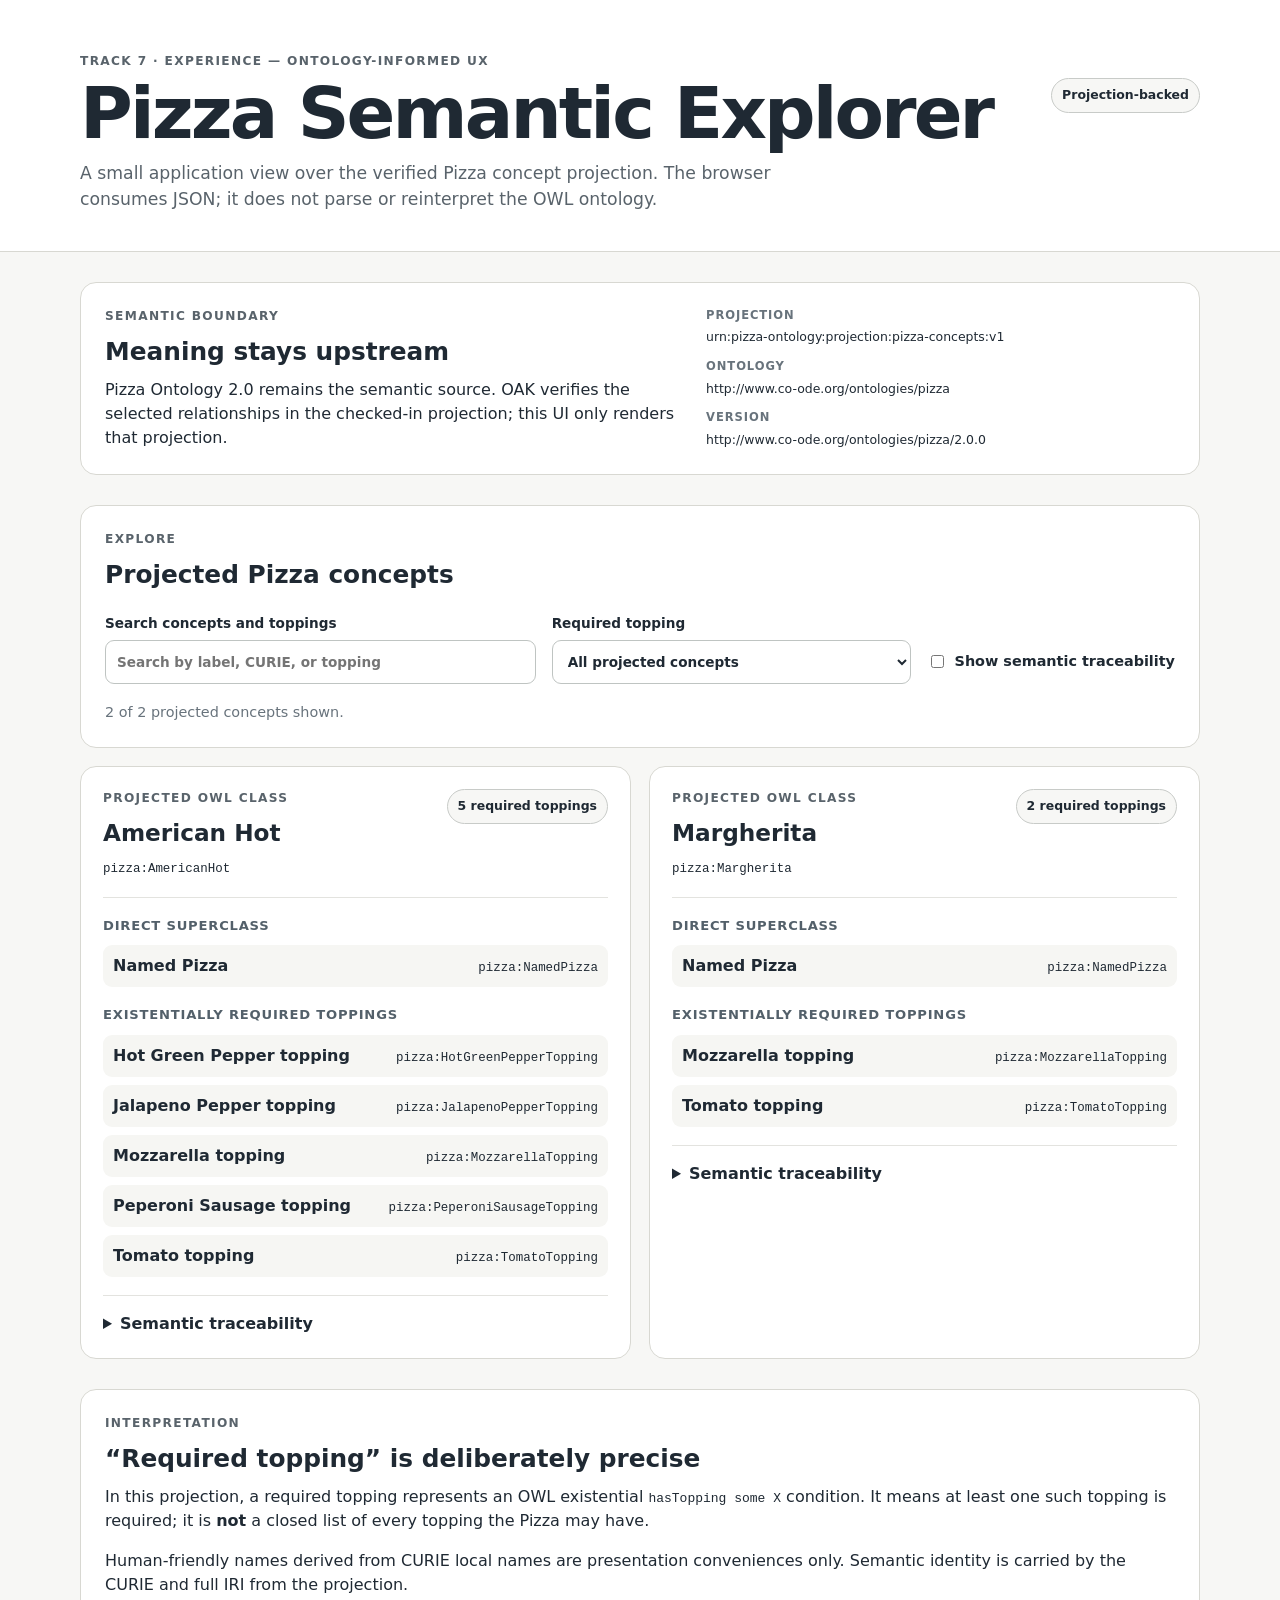
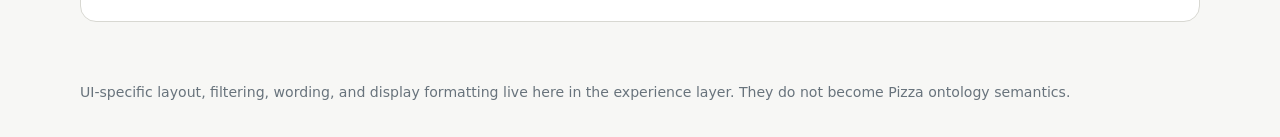
<file: examples/ux/pizza-explorer/index.html>
<!doctype html>
<html lang="en">
<head>
  <meta charset="utf-8">
  <meta name="viewport" content="width=device-width, initial-scale=1">
  <title>Pizza Semantic Explorer</title>
  <link rel="stylesheet" href="./styles.css">
</head>
<body>
  <header class="hero">
    <div class="shell">
      <p class="eyebrow">Track 7 · Experience — Ontology-Informed UX</p>
      <div class="hero-row">
        <div>
          <h1>Pizza Semantic Explorer</h1>
          <p class="lede">
            A small application view over the verified Pizza concept projection.
            The browser consumes JSON; it does not parse or reinterpret the OWL ontology.
          </p>
        </div>
        <span class="status-badge">Projection-backed</span>
      </div>
    </div>
  </header>

  <main class="shell">
    <section class="boundary" aria-labelledby="boundary-heading">
      <div>
        <p class="section-kicker">Semantic boundary</p>
        <h2 id="boundary-heading">Meaning stays upstream</h2>
        <p>
          Pizza Ontology 2.0 remains the semantic source. OAK verifies the selected
          relationships in the checked-in projection; this UI only renders that projection.
        </p>
      </div>
      <dl class="source-facts" id="source-facts" aria-label="Projection source information">
        <div><dt>Projection</dt><dd id="projection-id">Loading…</dd></div>
        <div><dt>Ontology</dt><dd id="ontology-iri">Loading…</dd></div>
        <div><dt>Version</dt><dd id="version-iri">Loading…</dd></div>
      </dl>
    </section>

    <section class="controls" aria-labelledby="explore-heading">
      <div>
        <p class="section-kicker">Explore</p>
        <h2 id="explore-heading">Projected Pizza concepts</h2>
      </div>
      <div class="control-grid">
        <label>
          <span>Search concepts and toppings</span>
          <input id="search" type="search" autocomplete="off" placeholder="Search by label, CURIE, or topping">
        </label>
        <label>
          <span>Required topping</span>
          <select id="topping-filter">
            <option value="">All projected concepts</option>
          </select>
        </label>
        <label class="checkbox-label">
          <input id="show-traceability" type="checkbox">
          <span>Show semantic traceability</span>
        </label>
      </div>
      <p id="result-status" class="result-status" aria-live="polite">Loading projection…</p>
    </section>

    <section id="concept-grid" class="concept-grid" aria-label="Pizza concepts"></section>

    <section class="semantic-note" aria-labelledby="required-heading">
      <p class="section-kicker">Interpretation</p>
      <h2 id="required-heading">“Required topping” is deliberately precise</h2>
      <p>
        In this projection, a required topping represents an OWL existential
        <code>hasTopping some X</code> condition. It means at least one such topping is
        required; it is <strong>not</strong> a closed list of every topping the Pizza may have.
      </p>
      <p>
        Human-friendly names derived from CURIE local names are presentation conveniences only.
        Semantic identity is carried by the CURIE and full IRI from the projection.
      </p>
    </section>
  </main>

  <template id="concept-template">
    <article class="concept-card">
      <div class="card-heading">
        <div>
          <p class="concept-kind">Projected OWL class</p>
          <h3 class="concept-label"></h3>
          <code class="concept-id"></code>
        </div>
        <span class="topping-count"></span>
      </div>

      <div class="card-section">
        <h4>Direct superclass</h4>
        <ul class="superclasses semantic-list"></ul>
      </div>

      <div class="card-section">
        <h4>Existentially required toppings</h4>
        <ul class="toppings semantic-list"></ul>
      </div>

      <details class="traceability">
        <summary>Semantic traceability</summary>
        <dl>
          <div><dt>Entity IRI</dt><dd><code class="entity-iri"></code></dd></div>
          <div><dt>Superclass semantics</dt><dd class="superclass-semantics"></dd></div>
          <div><dt>Topping semantics</dt><dd class="topping-semantics"></dd></div>
        </dl>
      </details>
    </article>
  </template>

  <footer class="shell footer">
    <p>
      UI-specific layout, filtering, wording, and display formatting live here in the experience layer.
      They do not become Pizza ontology semantics.
    </p>
  </footer>

  <script src="./app.js" defer></script>
</body>
</html>
</file>
<file: examples/ux/pizza-explorer/styles.css>
:root {
  font-family: Inter, ui-sans-serif, system-ui, -apple-system, BlinkMacSystemFont, "Segoe UI", sans-serif;
  line-height: 1.5;
  color: #1f2933;
  background: #f7f7f5;
}

* {
  box-sizing: border-box;
}

body {
  margin: 0;
}

button,
input,
select {
  font: inherit;
}

.shell {
  width: min(1120px, calc(100% - 32px));
  margin: 0 auto;
}

.hero {
  padding: 52px 0 38px;
  border-bottom: 1px solid #d8d8d2;
  background: #fff;
}

.hero-row {
  display: flex;
  justify-content: space-between;
  gap: 32px;
  align-items: flex-start;
}

h1,
h2,
h3,
h4,
p {
  margin-top: 0;
}

h1 {
  margin-bottom: 12px;
  font-size: clamp(2.25rem, 7vw, 4.5rem);
  line-height: 0.98;
  letter-spacing: -0.04em;
}

h2 {
  margin-bottom: 8px;
  font-size: 1.55rem;
}

h3 {
  margin-bottom: 4px;
  font-size: 1.45rem;
}

h4 {
  margin-bottom: 10px;
  font-size: 0.82rem;
  letter-spacing: 0.06em;
  text-transform: uppercase;
  color: #53606a;
}

.lede {
  max-width: 760px;
  margin-bottom: 0;
  font-size: 1.08rem;
  color: #59636b;
}

.eyebrow,
.section-kicker,
.concept-kind {
  margin-bottom: 8px;
  font-size: 0.76rem;
  font-weight: 700;
  letter-spacing: 0.11em;
  text-transform: uppercase;
  color: #59636b;
}

.status-badge,
.topping-count {
  display: inline-flex;
  align-items: center;
  white-space: nowrap;
  padding: 7px 10px;
  border: 1px solid #c8cbc8;
  border-radius: 999px;
  font-size: 0.78rem;
  font-weight: 700;
  background: #f7f7f5;
}

.boundary,
.controls,
.semantic-note {
  margin-top: 30px;
  padding: 24px;
  border: 1px solid #d8d8d2;
  border-radius: 16px;
  background: #fff;
}

.boundary {
  display: grid;
  grid-template-columns: minmax(0, 1.1fr) minmax(280px, 0.9fr);
  gap: 28px;
}

.boundary p:last-child,
.semantic-note p:last-child {
  margin-bottom: 0;
}

.source-facts {
  margin: 0;
  display: grid;
  gap: 10px;
}

.source-facts div,
.traceability dl div {
  display: grid;
  gap: 4px;
}

.source-facts dt,
.traceability dt {
  font-size: 0.72rem;
  font-weight: 700;
  letter-spacing: 0.08em;
  text-transform: uppercase;
  color: #68737c;
}

.source-facts dd,
.traceability dd {
  margin: 0;
  overflow-wrap: anywhere;
}

.control-grid {
  display: grid;
  grid-template-columns: minmax(220px, 1.2fr) minmax(220px, 1fr) auto;
  gap: 16px;
  align-items: end;
  margin-top: 20px;
}

.control-grid label:not(.checkbox-label) {
  display: grid;
  gap: 6px;
  font-size: 0.85rem;
  font-weight: 700;
}

input[type="search"],
select {
  width: 100%;
  min-height: 44px;
  padding: 9px 11px;
  border: 1px solid #bfc4c2;
  border-radius: 9px;
  background: #fff;
  color: inherit;
}

input[type="search"]:focus,
select:focus,
input[type="checkbox"]:focus-visible {
  outline: 3px solid rgba(60, 90, 120, 0.2);
  outline-offset: 2px;
}

.checkbox-label {
  min-height: 44px;
  display: flex;
  gap: 8px;
  align-items: center;
  font-size: 0.9rem;
  font-weight: 700;
}

.result-status {
  margin: 18px 0 0;
  font-size: 0.9rem;
  color: #68737c;
}

.result-status.error {
  color: #8a2f2f;
}

.concept-grid {
  display: grid;
  grid-template-columns: repeat(auto-fit, minmax(300px, 1fr));
  gap: 18px;
  margin-top: 18px;
}

.concept-card {
  min-width: 0;
  padding: 22px;
  border: 1px solid #d8d8d2;
  border-radius: 16px;
  background: #fff;
}

.card-heading {
  display: flex;
  justify-content: space-between;
  align-items: flex-start;
  gap: 14px;
  padding-bottom: 18px;
  border-bottom: 1px solid #e3e3df;
}

.concept-id,
.semantic-list code,
.source-facts dd,
.traceability code {
  font-size: 0.78rem;
}

.card-section {
  padding-top: 18px;
}

.semantic-list {
  display: grid;
  gap: 8px;
  margin: 0;
  padding: 0;
  list-style: none;
}

.semantic-list li {
  display: flex;
  justify-content: space-between;
  gap: 12px;
  align-items: baseline;
  padding: 9px 10px;
  border-radius: 9px;
  background: #f6f6f3;
}

.presentation-label {
  font-weight: 650;
}

.traceability {
  margin-top: 18px;
  padding-top: 16px;
  border-top: 1px solid #e3e3df;
}

.traceability summary {
  cursor: pointer;
  font-weight: 700;
}

.traceability dl {
  display: grid;
  gap: 12px;
  margin: 14px 0 0;
}

.semantic-note {
  margin-bottom: 38px;
}

.semantic-note code {
  white-space: nowrap;
}

.footer {
  padding: 22px 0 34px;
  color: #68737c;
  font-size: 0.88rem;
}

.footer p {
  margin-bottom: 0;
}

@media (max-width: 760px) {
  .hero {
    padding-top: 36px;
  }

  .hero-row,
  .card-heading {
    display: grid;
  }

  .boundary,
  .control-grid {
    grid-template-columns: 1fr;
  }

  .checkbox-label {
    min-height: auto;
  }

  .semantic-list li {
    display: grid;
  }
}
</file>
